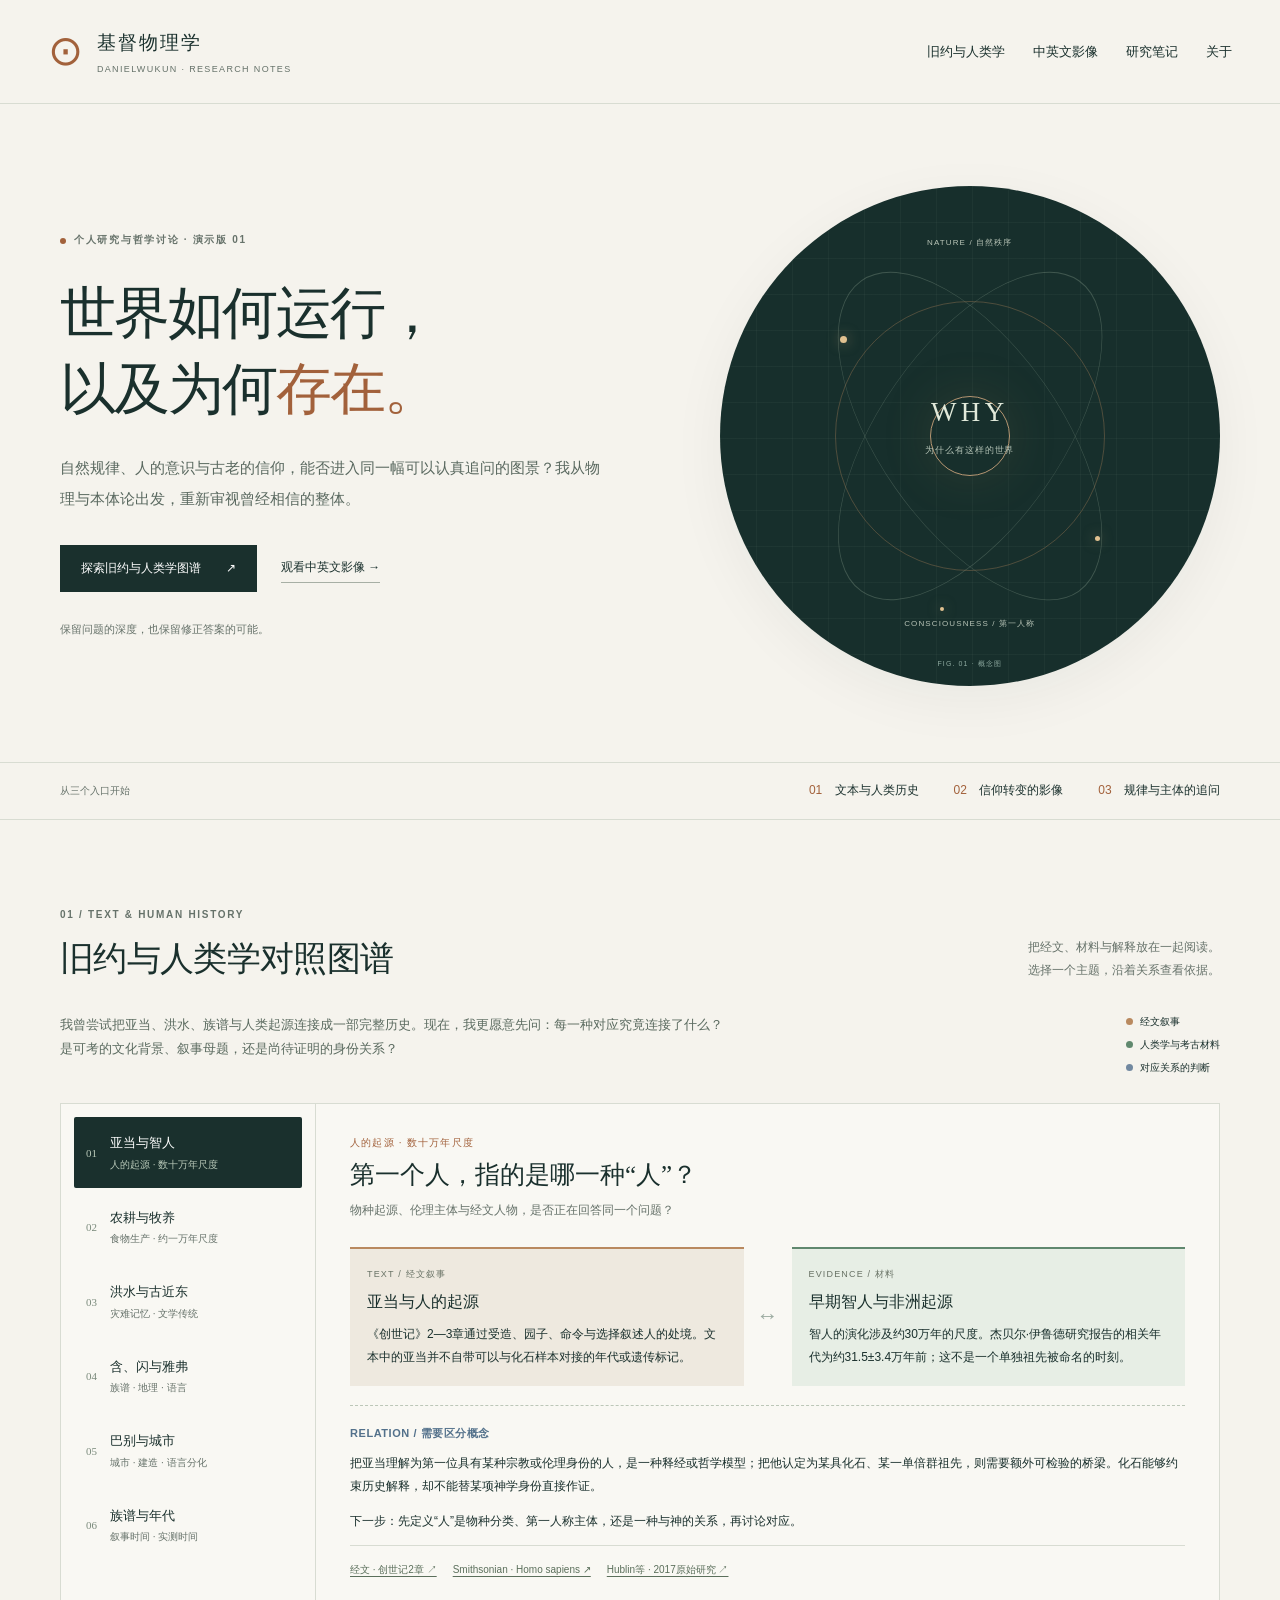
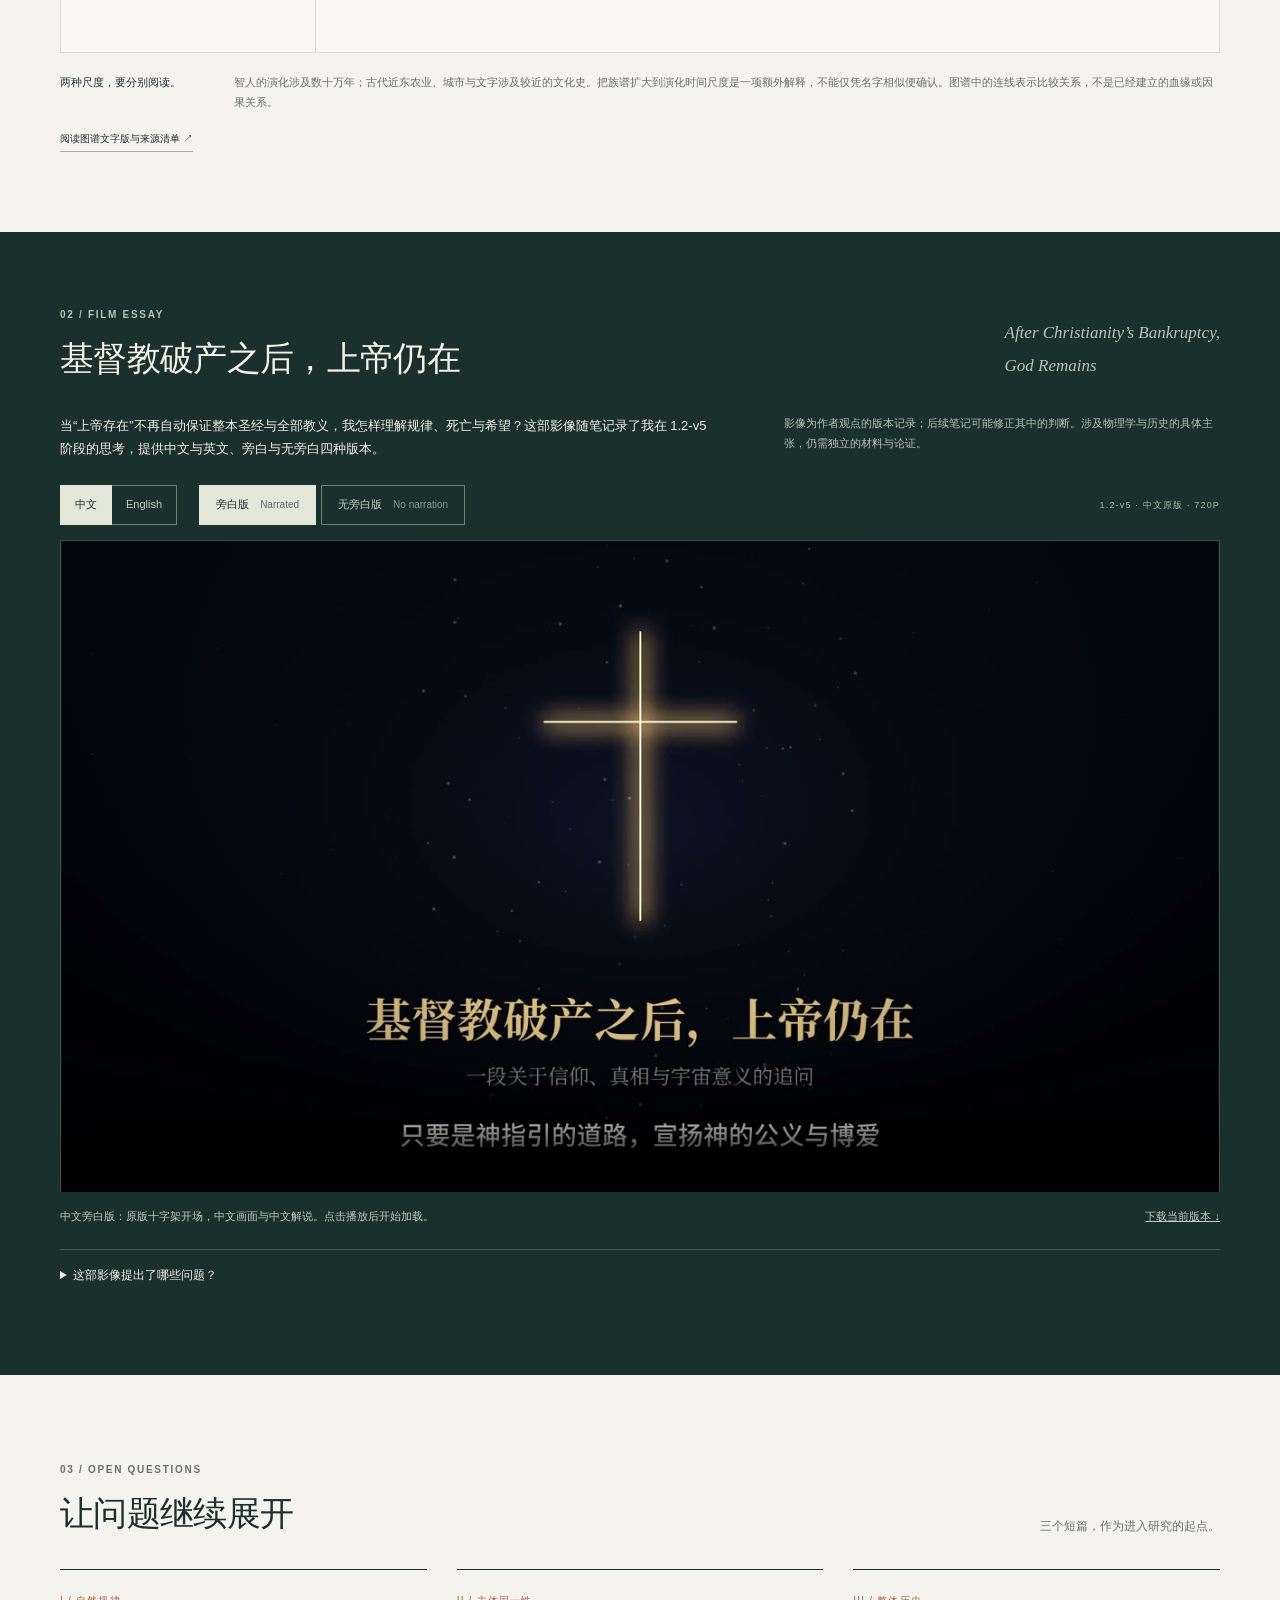
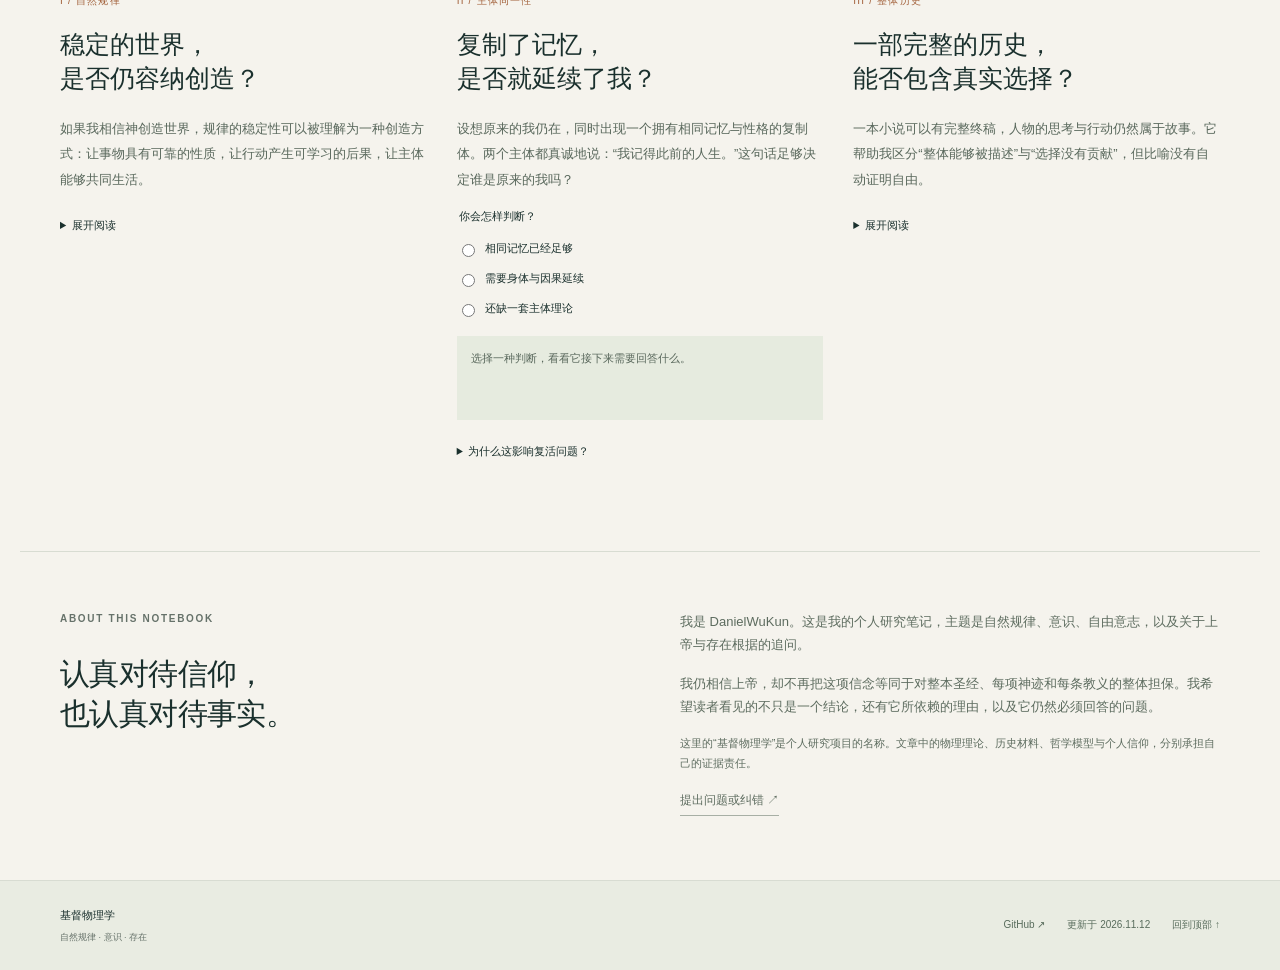
<file: index.html>
<!doctype html>
<html lang="zh-Hans">
<head>
  <meta charset="utf-8"><meta name="viewport" content="width=device-width, initial-scale=1">
  <title>基督物理学 · DanielWuKun 的研究笔记</title>
  <meta name="description" content="关于自然规律、意识与存在根据的个人研究。浏览旧约与人类学对照图谱、主体同一性思想实验和中英文影像随笔。">
  <meta property="og:title" content="基督物理学 · 自然规律 意识与存在">
  <meta property="og:description" content="从整体信仰的重新审视，走向可追问、可修订的个人研究。">
  <meta name="theme-color" content="#142b2a"><link rel="canonical" href="https://danielwukun.github.io/">
  <link rel="icon" type="image/svg+xml" href="favicon.svg"><link rel="stylesheet" href="styles.css?v=20261112-2"><script src="app.js?v=20261112-2" defer></script>
</head>
<body>
<a class="skip" href="#main">跳至正文</a>
<header class="header"><a class="brand" href="#top" aria-label="基督物理学 首页"><span class="brand-mark" aria-hidden="true">⊙</span><span>基督物理学<small>DANIELWUKUN · RESEARCH NOTES</small></span></a><nav aria-label="主导航"><a href="#atlas">旧约与人类学</a><a href="#films">中英文影像</a><a href="#questions">研究笔记</a><a href="#about">关于</a></nav></header>
<main id="main">
<section class="hero wrap" id="top">
  <div class="hero-copy"><p class="eyebrow"><span class="dot"></span>个人研究与哲学讨论 · 演示版 01</p><h1>世界如何运行，<br>以及为何<span>存在。</span></h1><p class="lead">自然规律、人的意识与古老的信仰，能否进入同一幅可以认真追问的图景？我从物理与本体论出发，重新审视曾经相信的整体。</p><div class="hero-actions"><a class="button" href="#atlas">探索旧约与人类学图谱 <span aria-hidden="true">↗</span></a><a class="text-link" href="#films">观看中英文影像 <span aria-hidden="true">→</span></a></div><p class="hero-note">保留问题的深度，也保留修正答案的可能。</p></div>
  <div class="universe" role="img" aria-label="圆环与事件轨迹组成的概念插画，表现规律、历史和存在根据之间的追问。不是物理观测图。"><div class="universe-grid"></div><div class="orbit orbit-one"></div><div class="orbit orbit-two"></div><div class="orbit orbit-three"></div><span class="star s1"></span><span class="star s2"></span><span class="star s3"></span><span class="core"></span><p class="universe-label label-top">NATURE / 自然秩序</p><p class="universe-label label-bottom">CONSCIOUSNESS / 第一人称</p><p class="universe-center">WHY<br><small>为什么有这样的世界</small></p><span class="figure-no">FIG. 01 · 概念图</span></div>
</section>
<div class="reading-strip"><div class="wrap strip-inner"><span>从三个入口开始</span><a href="#atlas"><b>01</b> 文本与人类历史</a><a href="#films"><b>02</b> 信仰转变的影像</a><a href="#questions"><b>03</b> 规律与主体的追问</a></div></div>

<section id="atlas" class="section wrap">
  <div class="section-heading"><div><p class="eyebrow">01 / TEXT & HUMAN HISTORY</p><h2>旧约与人类学对照图谱</h2></div><p>把经文、材料与解释放在一起阅读。<br>选择一个主题，沿着关系查看依据。</p></div>
  <div class="atlas-intro"><p>我曾尝试把亚当、洪水、族谱与人类起源连接成一部完整历史。现在，我更愿意先问：每一种对应究竟连接了什么？是可考的文化背景、叙事母题，还是尚待证明的身份关系？</p><div class="legend"><span><i class="key text-key"></i>经文叙事</span><span><i class="key evidence-key"></i>人类学与考古材料</span><span><i class="key interpretation-key"></i>对应关系的判断</span></div></div>
  <div class="atlas-layout"><div class="atlas-topics" role="group" aria-label="选择图谱主题" id="atlas-topics"></div><article class="atlas-detail" id="atlas-detail" aria-label="图谱主题详情" aria-live="polite"></article></div>
  <div class="scale-note"><strong>两种尺度，要分别阅读。</strong><p>智人的演化涉及数十万年；古代近东农业、城市与文字涉及较近的文化史。把族谱扩大到演化时间尺度是一项额外解释，不能仅凭名字相似便确认。图谱中的连线表示比较关系，不是已经建立的血缘或因果关系。</p></div>
  <noscript><p>交互图谱需要 JavaScript。可直接阅读<a href="atlas-notes.md">图谱文字版与全部来源</a>。</p></noscript><a class="text-link small-link" href="atlas-notes.md">阅读图谱文字版与来源清单 ↗</a>
</section>

<section id="films" class="film-section"><div class="wrap">
  <div class="section-heading"><div><p class="eyebrow">02 / FILM ESSAY</p><h2>基督教破产之后，上帝仍在</h2></div><p class="english-title" lang="en">After Christianity’s Bankruptcy,<br>God Remains</p></div>
  <div class="film-intro"><p>当“上帝存在”不再自动保证整本圣经与全部教义，我怎样理解规律、死亡与希望？这部影像随笔记录了我在 1.2-v5 阶段的思考，提供中文与英文、旁白与无旁白四种版本。</p><p class="archive-note">影像为作者观点的版本记录；后续笔记可能修正其中的判断。涉及物理学与历史的具体主张，仍需独立的材料与论证。</p></div>
  <div class="film-toolbar"><div class="toolbar-options"><div class="film-switch language-switch" role="group" aria-label="选择视频语言"><button type="button" class="active" data-language="zh" aria-pressed="true">中文</button><button type="button" data-language="en" aria-pressed="false" lang="en">English</button></div><div class="film-switch" role="group" aria-label="选择旁白版本"><button type="button" class="active" data-video="narrated" aria-pressed="true">旁白版 <span lang="en">Narrated</span></button><button type="button" data-video="no-narration" aria-pressed="false">无旁白版 <span lang="en">No narration</span></button></div></div><span class="edition" id="film-edition">1.2-v5 · 中文原版 · 720P</span></div>
  <video id="film-player" controls playsinline preload="none" poster="media/poster-zh-narrated.jpg" aria-label="基督教破产之后，上帝仍在 中文旁白版"><source src="media/god-remains-zh-narrated.mp4" type="video/mp4">你的浏览器无法播放此视频，请使用下方下载链接。</video>
  <div class="film-caption"><p id="film-description" aria-live="polite">中文旁白版：原版十字架开场，中文画面与中文解说。点击播放后开始加载。</p><a id="film-download" href="media/god-remains-zh-narrated.mp4" download>下载当前版本 ↓</a></div>
  <details class="film-notes"><summary>这部影像提出了哪些问题？</summary><div><p>信仰的整体担保为何失效；自然规律与创造者如何相关；数学秩序是否指向更深根据；人的主体性与死亡之后的同一性，以及在不确定中怎样继续面对爱与公义。</p><p>“基督教破产”是我对曾经持有的整体担保模型失效的表述，不能替代对所有文本、传统和历史事件的逐项研究。</p></div></details>
</div></section>

<section id="questions" class="section wrap"><div class="section-heading"><div><p class="eyebrow">03 / OPEN QUESTIONS</p><h2>让问题继续展开</h2></div><p>三个短篇，作为进入研究的起点。</p></div>
<div class="notes-grid">
<article class="research-note"><p class="note-number">I / 自然规律</p><h3>稳定的世界，<br>是否仍容纳创造？</h3><p>如果我相信神创造世界，规律的稳定性可以被理解为一种创造方式：让事物具有可靠的性质，让行动产生可学习的后果，让主体能够共同生活。</p><details><summary>展开阅读</summary><p>但从“规律稳定”直接走到“神选择克制”，仍增加了神学前提。同样的观察也可能出现在无设计者的模型中。相容性不能单独决定哪个解释更好。</p><p>我在数学结构与可理解性中感到设计意味，却没有一组已知有神与一组已知无神的宇宙可供比较。缺少对照样本限制经验校准；更关键的是，我们尚未定义两种模型对不同宇宙会给出什么概率。</p><p>这不使单次事件的推理自动失效，而是要求我公开前提。物理学说明世界如何运行；存在根据的问题继续追问，为什么有这样的现实。</p><p class="claim-label">作者的哲学论述 · 不是物理学已经证明的设计结论</p></details></article>
<article class="research-note"><p class="note-number">II / 主体同一性</p><h3>复制了记忆，<br>是否就延续了我？</h3><p>设想原来的我仍在，同时出现一个拥有相同记忆与性格的复制体。两个主体都真诚地说：“我记得此前的人生。”这句话足够决定谁是原来的我吗？</p><fieldset class="thought-experiment"><legend>你会怎样判断？</legend><label><input type="radio" name="identity" value="memory">相同记忆已经足够</label><label><input type="radio" name="identity" value="body">需要身体与因果延续</label><label><input type="radio" name="identity" value="open">还缺一套主体理论</label></fieldset><p id="thought-response" class="thought-response" aria-live="polite">选择一种判断，看看它接下来需要回答什么。</p><details><summary>为什么这影响复活问题？</summary><p>制造一个完全相似的人，与保存原来的体验者，是不同主张。如果我关心死亡后的延续，就必须说明所承接的是记忆、功能、生命过程，还是严格意义上的同一个主体。</p><p>灵魂理论与物理主义理论都需要面对分割、暂停、重建和复制。仅仅给未知关系取一个名称，还不能使问题得到解决。</p></details></article>
<article class="research-note"><p class="note-number">III / 整体历史</p><h3>一部完整的历史，<br>能否包含真实选择？</h3><p>一本小说可以有完整终稿，人物的思考与行动仍然属于故事。它帮助我区分“整体能够被描述”与“选择没有贡献”，但比喻没有自动证明自由。</p><details><summary>展开阅读</summary><p>普通小说的角色由作者安排。如果我希望这幅图景支持强自由，就要进一步说明，主体怎样为完整历史提供不可替代的贡献，而不只是同意早已被其他原因锁定的结果。</p><p>随机性也不能替行动者作答。一个不受我控制的随机结果，不会只因难以预测而成为我的自主选择。自由的讨论需要涉及理由、理解、控制与责任。</p><p>我因此把“完整历史”当作提出问题的结构，而不是宿命论的证明。它不能成为停止行动、替伤害辩护或取消他人自主的理由。</p><p class="claim-label">思想实验与本体论模型 · 保留竞争解释</p></details></article>
</div></section>

<section id="about" class="about-section wrap"><div><p class="eyebrow">ABOUT THIS NOTEBOOK</p><h2>认真对待信仰，<br>也认真对待事实。</h2></div><div class="about-copy"><p>我是 DanielWuKun。这是我的个人研究笔记，主题是自然规律、意识、自由意志，以及关于上帝与存在根据的追问。</p><p>我仍相信上帝，却不再把这项信念等同于对整本圣经、每项神迹和每条教义的整体担保。我希望读者看见的不只是一个结论，还有它所依赖的理由，以及它仍然必须回答的问题。</p><p>这里的“基督物理学”是个人研究项目的名称。文章中的物理理论、历史材料、哲学模型与个人信仰，分别承担自己的证据责任。</p><a class="text-link" href="https://github.com/DanielWuKun/DanielWuKun.github.io/issues">提出问题或纠错 ↗</a></div></section>
</main>
<footer><div class="wrap footer-inner"><p>基督物理学 <span>自然规律 · 意识 · 存在</span></p><div><a href="https://github.com/DanielWuKun">GitHub ↗</a><span>更新于 2026.11.12</span><a href="#top">回到顶部 ↑</a></div></div></footer>
</body></html>
</file>
<file: styles.css>
@charset "UTF-8";
:root{--paper:#f5f3ed;--ink:#1a302d;--muted:#66726a;--line:#d8dcd2;--copper:#a2613b;--green:#365a4b;--serif:Georgia,"Noto Serif SC","Source Han Serif SC","Songti SC",SimSun,serif;--sans:Inter,"Segoe UI","Microsoft YaHei",sans-serif}
*{box-sizing:border-box}html{scroll-behavior:smooth;scroll-padding-top:100px}body{margin:0;background:var(--paper);color:var(--ink);font:16px/1.8 var(--sans);-webkit-font-smoothing:antialiased}a{color:inherit;text-decoration:none}button,input{font:inherit}button,a,input{touch-action:manipulation}button{cursor:pointer}a:focus-visible,button:focus-visible,input:focus-visible,summary:focus-visible{outline:3px solid #d39751;outline-offset:5px}p{margin:0 0 1.2em}h1,h2,h3{font-family:var(--serif);font-weight:500;line-height:1.35;margin:0}button{color:inherit}svg{display:block}.wrap{max-width:1240px;padding-left:40px;padding-right:40px;margin:auto}.header{display:flex;justify-content:space-between;align-items:center;gap:24px;max-width:1360px;margin:auto;padding:26px 48px;border-bottom:1px solid var(--line)}.brand{display:flex;align-items:center;gap:12px;font-size:19px;letter-spacing:.1em}.brand small{display:block;font:9px/1.6 var(--sans);letter-spacing:.15em;color:var(--muted);margin-top:2px}.brand-mark{font:42px/1 var(--serif);color:var(--copper)}nav{display:flex;gap:28px;font-size:13px}nav a{padding:6px 0}nav a:hover,.text-link:hover{color:var(--copper)}.skip{position:absolute;left:20px;top:-80px;background:white;padding:12px;z-index:9}.skip:focus{top:10px}.hero{display:grid;grid-template-columns:1.1fr .9fr;gap:48px;padding-top:82px;padding-bottom:76px;align-items:center}.eyebrow{font-size:10px;font-weight:600;letter-spacing:.17em;margin-bottom:26px;color:var(--muted)}.dot{width:6px;height:6px;display:inline-block;background:var(--copper);border-radius:50%;vertical-align:middle;margin-right:8px}h1{font-size:clamp(40px,4.4vw,66px);letter-spacing:-.035em}h1 span{color:var(--copper)}.lead{max-width:540px;font-size:15px;line-height:2.05;margin:26px 0 30px;color:#59685f}.hero-actions{display:flex;flex-wrap:wrap;align-items:center;gap:24px}.button{background:var(--ink);color:#fff;display:inline-flex;gap:25px;align-items:center;padding:13px 21px;font-size:12px}.button:hover{background:#355349}.text-link{font-size:12px;display:inline-block;border-bottom:1px solid #a7afa5;padding:3px 0}.hero-note{font-size:11px;color:var(--muted);margin:28px 0 0}.universe{position:relative;aspect-ratio:1;overflow:hidden;border-radius:50%;background:#172f2c;color:#e1e9da;box-shadow:0 15px 55px #19302d0d}.universe-grid{position:absolute;inset:0;background-image:linear-gradient(#abc4ad0c 1px,transparent 1px),linear-gradient(90deg,#abc4ad0c 1px,transparent 1px);background-size:36px 36px}.orbit{position:absolute;border:1px solid #a4b9a747;left:12%;right:12%;top:12%;bottom:12%;border-radius:50%}.orbit-one{transform:rotate(-35deg) scaleX(.48)}.orbit-two{transform:rotate(35deg) scaleX(.48)}.orbit-three{inset:23%;border-color:#ab805960}.core{position:absolute;inset:42%;border:1px solid #b69672;border-radius:50%;box-shadow:0 0 55px #b9955420}.star{position:absolute;width:7px;height:7px;background:#e1c190;border-radius:50%;box-shadow:0 0 13px #d4b27f99}.s1{left:24%;top:30%}.s2{right:24%;bottom:29%;width:5px;height:5px}.s3{left:44%;bottom:15%;width:4px;height:4px}.universe-center{position:absolute;left:0;right:0;top:42%;text-align:center;font:27px/1.2 var(--serif);letter-spacing:.16em}.universe-center small{font:9px/2 var(--sans);letter-spacing:.1em;color:#b4c3b6}.universe-label{position:absolute;font-size:8px;letter-spacing:.14em;left:0;right:0;text-align:center;color:#b8c4b7}.label-top{top:10%}.label-bottom{bottom:9%}.figure-no{position:absolute;bottom:3%;left:0;right:0;text-align:center;font-size:7px;letter-spacing:.16em;color:#8faaa0}.reading-strip{border-top:1px solid var(--line);border-bottom:1px solid var(--line)}.strip-inner{display:flex;gap:35px;align-items:center;padding-top:17px;padding-bottom:17px;font-size:12px}.strip-inner>span{font-size:10px;color:var(--muted);margin-right:auto}.strip-inner b{font-weight:400;color:var(--copper);margin-right:9px}.section{padding-top:86px;padding-bottom:80px}.section-heading{display:flex;justify-content:space-between;gap:30px;align-items:flex-end;margin-bottom:32px}.section-heading .eyebrow{margin-bottom:12px}h2{font-size:34px;letter-spacing:-.02em}.section-heading>p{font-size:12px;color:var(--muted);margin:0;line-height:1.9}.atlas-intro{display:flex;justify-content:space-between;gap:30px;margin-bottom:26px;align-items:flex-start}.atlas-intro>p{font-size:13px;max-width:670px;color:#5b6b60;margin:0}.legend{display:flex;flex-direction:column;font-size:10px;gap:5px;white-space:nowrap}.key{display:inline-block;width:7px;height:7px;border-radius:50%;margin-right:7px}.text-key{background:#b9895f}.evidence-key{background:#60886e}.interpretation-key{background:#7188a0}.atlas-layout{display:grid;grid-template-columns:255px 1fr;border:1px solid var(--line);min-height:550px;background:#f9f8f3}.atlas-topics{border-right:1px solid var(--line);padding:13px;display:flex;flex-direction:column;gap:4px}.topic-button{display:flex;align-items:center;text-align:left;gap:13px;width:100%;border:0;background:transparent;border-radius:2px;padding:16px 12px;line-height:1.5}.topic-button .topic-index{font:11px var(--serif);color:#7b8b7c}.topic-button strong{font-size:13px;font-weight:500;display:block}.topic-button small{display:block;font-size:10px;color:var(--muted);margin-top:4px}.topic-button:hover{background:#e9ede4}.topic-button.active{background:var(--ink);color:#fff}.topic-button.active small,.topic-button.active .topic-index{color:#b9c9b9}.atlas-detail{padding:30px 34px;min-width:0}.atlas-detail .topic-kicker{font-size:10px;letter-spacing:.12em;color:var(--copper);margin-bottom:6px}.atlas-detail h3{font-size:25px;margin-bottom:8px}.atlas-detail .topic-question{color:var(--muted);font-size:12px;line-height:1.8;margin-bottom:25px}.relation-flow{display:grid;grid-template-columns:1fr 24px 1fr;gap:12px;align-items:stretch;margin-bottom:19px}.relation-box{padding:17px;border-top:2px solid #b9895f;background:#eee9df}.relation-box.evidence{background:#e7eee5;border-color:#60886e}.relation-box small{font-size:9px;letter-spacing:.13em;color:#687265;display:block;margin-bottom:8px}.relation-box h4{font:500 16px/1.5 var(--serif);margin:0 0 9px}.relation-box p{font-size:12px;line-height:1.9;margin:0}.relation-arrow{display:flex;align-items:center;justify-content:center;font-size:22px;color:#9daca2}.interpretation{padding:18px 0 0;border-top:1px dashed #bcc7b8}.interpretation h4{font-size:11px;margin:0 0 9px;letter-spacing:.05em;color:#53718b}.interpretation p{font-size:12px;line-height:1.9;margin-bottom:12px}.topic-sources{display:flex;flex-wrap:wrap;gap:7px 16px;border-top:1px solid var(--line);padding-top:15px}.topic-sources a{font-size:10px;color:#5b6f5b;text-decoration:underline;text-underline-offset:3px}.scale-note{display:flex;gap:24px;font-size:11px;margin:20px 0 10px;color:var(--muted)}.scale-note strong{min-width:150px;font-weight:500;color:var(--ink)}.scale-note p{margin:0}.small-link{font-size:10px}.film-section{background:var(--ink);color:#f4f2e8;padding:74px 0}.film-section .eyebrow,.film-section .section-heading>p{color:#b7c5b7}.english-title{font-family:var(--serif);font-size:17px!important;font-style:italic}.film-intro{display:grid;grid-template-columns:1.2fr .8fr;gap:70px;font-size:13px;margin-bottom:20px}.film-intro p{margin:0}.archive-note{font-size:11px;color:#b6c3b7}.film-toolbar{display:flex;align-items:center;justify-content:space-between;gap:20px;margin:24px 0 15px}.film-switch{display:flex;gap:5px}.film-switch button{border:1px solid #6e8274;background:transparent;color:#c7d1c4;padding:9px 16px;font-size:11px}.film-switch button span{font-size:10px;margin-left:8px;opacity:.65}.film-switch button.active{background:#e3e7d8;border-color:#e3e7d8;color:#142b2a}.edition{font-size:9px;letter-spacing:.13em;color:#aabda9}video{display:block;width:100%;aspect-ratio:16/9;background:#0a1514;border:1px solid #3b5048}video::cue{font-size:16px}.film-caption{display:flex;gap:20px;justify-content:space-between;font-size:11px;color:#c0cebd;margin-top:15px}.film-caption a{text-decoration:underline;white-space:nowrap}.film-caption p{margin:0}.film-notes{margin-top:22px;border-top:1px solid #476052;font-size:12px}.film-notes>div{max-width:820px;color:#c1cdbd}.film-notes summary{padding:15px 0}.notes-grid{display:grid;grid-template-columns:repeat(3,1fr);gap:30px}.research-note{border-top:1px solid var(--ink);padding-top:22px;min-width:0}.note-number{font-size:10px;color:var(--copper);letter-spacing:.12em;margin-bottom:18px}.research-note h3{font-size:25px;margin-bottom:20px}.research-note>p:not(.note-number){font-size:13px;line-height:1.95;color:#59685c}.research-note details{font-size:12px;color:#59685c}.research-note summary{color:var(--ink);font-size:11px;padding:9px 0;cursor:pointer}.research-note details[open] summary{margin-bottom:10px}.claim-label{color:#6e7e70;font-size:10px;border-left:2px solid #b9c4b2;padding-left:12px}.thought-experiment{border:0;padding:0;margin:0}.thought-experiment legend{font-size:11px;margin-bottom:7px}.thought-experiment label{display:flex;align-items:center;gap:7px;font-size:11px;padding:5px 0}.thought-experiment input{accent-color:var(--green)}.thought-response{font-size:11px!important;background:#e6ebdf;padding:12px 14px;margin-top:12px;min-height:84px}.about-section{padding-top:58px;padding-bottom:64px;border-top:1px solid var(--line);display:grid;grid-template-columns:1fr 1fr;gap:80px}.about-section h2{font-size:30px}.about-copy{font-size:13px;color:#5d6c5f}.about-copy p:last-of-type{font-size:11px}footer{background:#e9ece2;border-top:1px solid var(--line)}.footer-inner{display:flex;justify-content:space-between;align-items:center;gap:20px;padding-top:25px;padding-bottom:25px;font-size:11px}.footer-inner p{margin:0;font-weight:500}.footer-inner p span{display:block;color:var(--muted);font-size:9px;margin-top:3px}.footer-inner>div{display:flex;flex-wrap:wrap;gap:22px;font-size:10px;color:#586c5c}
.toolbar-options{display:flex;gap:22px;align-items:center}.language-switch button{padding-left:14px;padding-right:14px}.language-switch{gap:0}.language-switch button+button{border-left:0}
@media(max-width:650px){.toolbar-options{display:grid;grid-template-columns:1fr;gap:10px}.language-switch{max-width:190px}.language-switch button{padding-top:7px;padding-bottom:7px}}
@media(min-width:1600px){.hero{padding-top:100px;padding-bottom:100px}.universe{max-width:480px;width:100%;justify-self:end}}
@media(max-width:960px){.header{padding:22px 30px}nav{gap:18px}.wrap{padding-left:30px;padding-right:30px}.hero{gap:25px;padding-top:60px;padding-bottom:55px}h1{font-size:43px}.lead{font-size:13px}.universe{min-width:0}.strip-inner{gap:20px}.atlas-layout{grid-template-columns:210px 1fr}.atlas-detail{padding:25px}.relation-flow{grid-template-columns:1fr;gap:9px}.relation-arrow{height:12px;transform:rotate(90deg);font-size:17px}.film-intro{gap:35px}.notes-grid{gap:22px}.research-note h3{font-size:22px}.about-section{gap:45px}}
@media(max-width:650px){html{scroll-padding-top:20px}.header{align-items:flex-start;flex-direction:column;padding:20px 22px 15px;gap:18px}.brand{font-size:17px}.brand-mark{font-size:35px}nav{width:100%;justify-content:space-between;gap:8px;font-size:11px}.wrap{padding-left:22px;padding-right:22px}.hero{grid-template-columns:1fr;gap:32px;padding-top:42px;padding-bottom:38px}h1{font-size:43px}.hero .eyebrow{font-size:9px;margin-bottom:21px}.lead{font-size:13px;margin:22px 0}.hero-actions{gap:18px}.button{font-size:11px;padding:12px 16px;gap:20px}.hero-note{font-size:10px;margin-top:20px}.universe{width:82%;max-width:330px;justify-self:center}.strip-inner{flex-wrap:wrap;gap:10px 20px;padding-top:14px;padding-bottom:14px;font-size:10px}.strip-inner>span{width:100%}.section{padding-top:53px;padding-bottom:46px}.section-heading{display:block;margin-bottom:24px}.section-heading h2{font-size:28px}.section-heading>p{margin-top:13px;font-size:11px}.eyebrow{font-size:9px}.atlas-intro{display:block}.atlas-intro>p{font-size:12px}.legend{flex-direction:row;flex-wrap:wrap;margin-top:18px;font-size:9px;gap:6px 13px}.atlas-layout{grid-template-columns:1fr}.atlas-topics{display:grid;grid-template-columns:1fr 1fr;border-right:0;border-bottom:1px solid var(--line);gap:4px;padding:9px}.topic-button{padding:10px 9px;gap:8px}.topic-button strong{font-size:11px}.topic-button small{font-size:9px}.atlas-detail{padding:22px 18px}.atlas-detail h3{font-size:24px}.relation-flow{grid-template-columns:1fr}.scale-note{display:block;font-size:10px}.scale-note strong{display:block;margin-bottom:7px}.film-section{padding:48px 0}.film-intro{grid-template-columns:1fr;gap:15px;font-size:12px}.film-toolbar{display:block}.film-switch{display:grid;grid-template-columns:1fr 1fr}.film-switch button{font-size:11px;padding:9px 8px;line-height:1.5}.film-switch button span{display:block;margin:2px 0 0;font-size:9px}.edition{display:block;margin-top:13px}.film-caption{font-size:10px;gap:12px}.film-caption p{max-width:70%}.notes-grid{grid-template-columns:1fr;gap:32px}.research-note h3 br{display:none}.research-note h3{font-size:25px;margin-bottom:15px}.research-note>p:not(.note-number){font-size:13px}.note-number{margin-bottom:14px}.thought-response{min-height:0}.about-section{grid-template-columns:1fr;gap:25px;padding-top:40px;padding-bottom:42px}.about-section h2{font-size:28px}.about-copy{font-size:12px}.footer-inner{align-items:flex-start;gap:20px}.footer-inner>div{gap:8px 15px;justify-content:flex-end}.footer-inner>div>span{width:100%;text-align:right}}
@media(prefers-reduced-motion:reduce){html{scroll-behavior:auto}}
</file>
